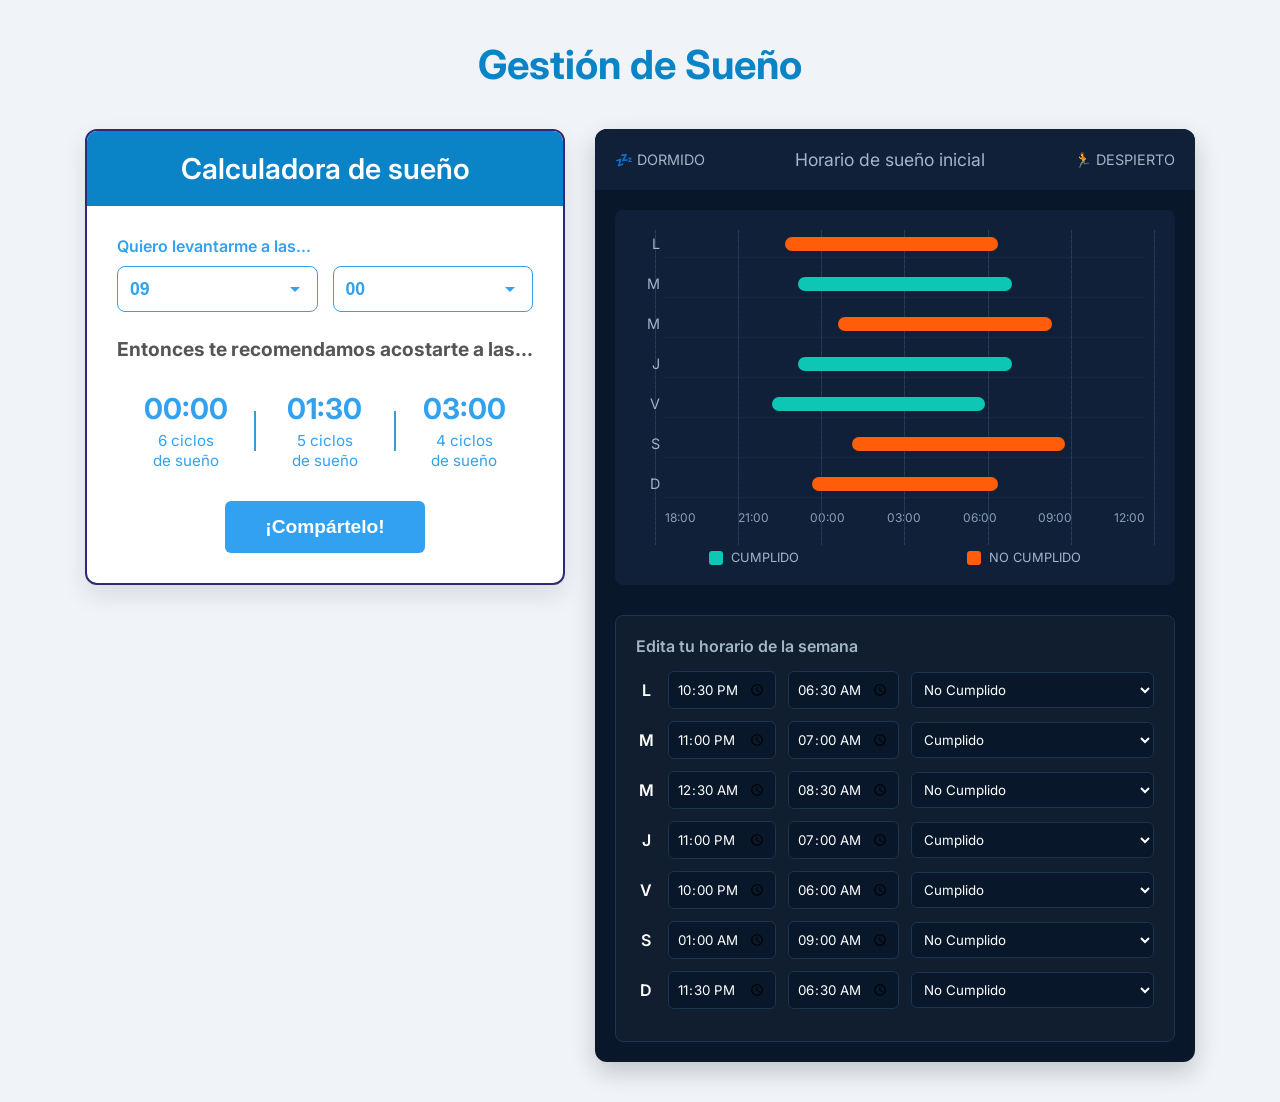
<file: index.html>
<!DOCTYPE html>
<html lang="es">
<head>
    <meta charset="UTF-8">
    <meta name="viewport" content="width=device-width, initial-scale=1.0">
    <title>Calculadora y Horario de Sueño</title>
    <link href="https://fonts.googleapis.com/css2?family=Inter:wght@400;600;700&display=swap" rel="stylesheet">
    <style>
        :root {
            --font-family: 'Inter', sans-serif;
            --calc-bg: #ffffff;
            --calc-primary: #0A84C6;
            --calc-btn: #32A1F0;
            --calc-text: #444444;
            --tracker-bg: #081729;
            --tracker-panel: #0F2038;
            --tracker-text: #ffffff;
            --bar-orange: #FF5D0A;
            --bar-teal: #0DC6B4;
            --grid-line: #1C3352;
        }

        * { box-sizing: border-box; margin: 0; padding: 0; }

        body {
            font-family: var(--font-family);
            background-color: #f0f4f8;
            color: #333;
            padding: 40px 20px;
        }

        .container {
            max-width: 1200px;
            margin: 0 auto;
        }

        .page-title {
            text-align: center;
            margin-bottom: 40px;
            color: var(--calc-primary);
            font-weight: 700;
            font-size: 2.5rem;
        }

        .panels-wrapper {
            display: flex;
            flex-wrap: wrap;
            gap: 30px;
            justify-content: center;
            align-items: flex-start;
        }

        /* --- CALCULADORA --- */
        .calc-panel {
            background: var(--calc-bg);
            border-radius: 12px;
            width: 100%;
            max-width: 480px;
            box-shadow: 0 10px 25px rgba(0,0,0,0.1);
            border: 2px solid #2e2978; 
            overflow: hidden;
        }

        .calc-header {
            background-color: var(--calc-primary);
            color: white;
            text-align: center;
            padding: 20px;
        }

        .calc-header h2 { font-weight: 600; font-size: 1.8rem; margin:0;}

        .calc-body {
            padding: 30px;
            text-align: center;
        }

        .input-group label {
            display: block;
            color: var(--calc-btn);
            margin-bottom: 10px;
            text-align: left;
            font-size: 1rem;
            font-weight: 600;
        }

        .time-selects {
            display: flex;
            gap: 15px;
            margin-bottom: 25px;
        }

        .select-box {
            flex: 1;
            padding: 12px;
            border: 1px solid var(--calc-btn);
            border-radius: 8px;
            color: var(--calc-btn);
            font-size: 1.1rem;
            font-weight: 600;
            outline: none;
            background: url('data:image/svg+xml;utf8,<svg fill="%2332A1F0" height="24" viewBox="0 0 24 24" width="24" xmlns="http://www.w3.org/2000/svg"><path d="M7 10l5 5 5-5z"/></svg>') no-repeat right 10px center;
            background-color: white;
            -webkit-appearance: none;
            -moz-appearance: none;
            appearance: none;
        }

        .recommendation-text {
            color: #555;
            font-weight: 700;
            margin: 20px 0 30px 0;
            font-size: 1.2rem;
        }

        .results-container {
            display: flex;
            justify-content: space-between;
            align-items: center;
            margin-bottom: 30px;
        }

        .result-box { flex: 1; }

        .result-time {
            color: var(--calc-btn);
            font-size: 1.8rem;
            font-weight: 700;
            margin-bottom: 5px;
        }

        .result-label {
            color: var(--calc-btn);
            font-size: 0.95rem;
            line-height: 1.3;
        }

        .divider {
            width: 2px;
            height: 40px;
            background-color: var(--calc-primary);
            opacity: 0.8;
        }

        .share-btn {
            background-color: var(--calc-btn);
            color: white;
            border: none;
            border-radius: 6px;
            padding: 15px 40px;
            font-size: 1.2rem;
            font-weight: 700;
            cursor: pointer;
            transition: background 0.2s;
        }

        .share-btn:hover { background-color: var(--calc-primary); }

        /* --- HORARIO DE SUEÑO --- */
        .tracker-panel {
            background: var(--tracker-bg);
            border-radius: 12px;
            width: 100%;
            max-width: 600px;
            box-shadow: 0 10px 25px rgba(0,0,0,0.2);
            overflow: hidden;
            color: var(--tracker-text);
            display: flex;
            flex-direction: column;
        }

        .tracker-header {
            display: flex;
            justify-content: space-between;
            align-items: center;
            padding: 20px;
            background-color: var(--tracker-panel);
        }

        .tracker-header h2 { font-size: 1.1rem; font-weight: 400; color: #a4b5c7; margin:0;}
        .tracker-header .icon { font-size: 0.9rem; color: #a4b5c7; }

        .tracker-body { padding: 20px; }

        .chart-container {
            position: relative;
            margin-bottom: 30px;
            background: var(--tracker-panel);
            border-radius: 8px;
            padding: 20px 10px;
        }

        .chart-grid {
            position: absolute;
            top: 20px; bottom: 40px; left: 40px; right: 20px;
            display: flex;
            justify-content: space-between;
            pointer-events: none;
            z-index: 1;
        }

        .grid-line-v { 
            width: 1px; 
            height: 100%; 
            background-color: var(--grid-line); 
            border-right: 1px dashed rgba(255,255,255,0.05);
        }

        .chart-rows { 
            position: relative; 
            width: 100%; 
            padding-left: 40px; 
            padding-right: 20px; 
            z-index: 2; 
        }

        .chart-row {
            height: 28px;
            margin-bottom: 12px;
            display: flex;
            align-items: center;
            position: relative;
            border-bottom: 1px solid rgba(255,255,255,0.03);
        }

        .day-label {
            position: absolute;
            left: -30px;
            width: 25px;
            text-align: right;
            font-size: 0.9rem;
            color: #a4b5c7;
        }

        .bar-area {
            position: relative;
            width: 100%;
            height: 100%;
        }

        .sleep-bar {
            position: absolute;
            height: 14px;
            top: 7px;
            border-radius: 10px;
            transition: all 0.3s ease;
            cursor: pointer;
        }

        .sleep-bar.orange { background-color: var(--bar-orange); }
        .sleep-bar.teal { background-color: var(--bar-teal); }

        .chart-x-axis {
            display: flex;
            justify-content: space-between;
            margin-left: 40px;
            margin-right: 20px;
            margin-top: 10px;
            font-size: 0.75rem;
            color: #88a0b5;
        }

        .legend {
            display: flex;
            justify-content: space-around;
            margin-top: 25px;
            font-size: 0.8rem;
            color: #a4b5c7;
        }

        .legend-item { display: flex; align-items: center; gap: 8px; }
        .color-box { width: 14px; height: 14px; border-radius: 3px; }
        .color-box.teal { background-color: var(--bar-teal); }
        .color-box.orange { background-color: var(--bar-orange); }

        .schedule-editor {
            background-color: rgba(255,255,255,0.03);
            padding: 20px;
            border-radius: 8px;
            border: 1px solid var(--grid-line);
        }
        .schedule-editor h3 { 
            font-size: 1rem; 
            margin-bottom: 15px; 
            font-weight: 600;
            color: #a4b5c7;
        }

        .day-input-row {
            display: flex;
            align-items: center;
            gap: 12px;
            margin-bottom: 12px;
        }
        .day-input-row > span { 
            width: 20px; 
            text-align: center; 
            font-weight: 600;
        }
        .day-input-row input[type="time"] {
            background: var(--tracker-bg);
            border: 1px solid var(--grid-line);
            color: white;
            padding: 8px;
            border-radius: 6px;
            font-family: inherit;
        }
        .day-input-row select {
            flex: 1;
            background: var(--tracker-bg);
            border: 1px solid var(--grid-line);
            color: white;
            padding: 8px;
            border-radius: 6px;
            font-family: inherit;
            outline: none;
        }
        @media (max-width: 600px) {
            .time-selects { flex-direction: column; }
            .results-container { flex-direction: column; gap: 20px; }
            .divider { width: 40px; height: 2px; }
            .day-input-row { flex-wrap: wrap; }
        }
    </style>
</head>
<body>
    <div class="container">
        <h1 class="page-title">Gestión de Sueño</h1>
        
        <div class="panels-wrapper">
            <!-- Sección 1: Calculadora de Sueño -->
            <div class="panel calc-panel">
                <div class="calc-header">
                    <h2>Calculadora de sueño</h2>
                </div>
                <div class="calc-body">
                    <div class="input-group">
                        <label>Quiero levantarme a las...</label>
                        <div class="time-selects">
                            <select id="calc-hour" class="select-box"></select>
                            <select id="calc-min" class="select-box"></select>
                        </div>
                    </div>
                    
                    <p class="recommendation-text">Entonces te recomendamos acostarte a las...</p>
                    
                    <div class="results-container">
                        <div class="result-box">
                            <div class="result-time" id="res-time-6">00:00</div>
                            <div class="result-label">6 ciclos<br>de sueño</div>
                        </div>
                        <div class="divider"></div>
                        <div class="result-box">
                            <div class="result-time" id="res-time-5">01:30</div>
                            <div class="result-label">5 ciclos<br>de sueño</div>
                        </div>
                        <div class="divider"></div>
                        <div class="result-box">
                            <div class="result-time" id="res-time-4">03:00</div>
                            <div class="result-label">4 ciclos<br>de sueño</div>
                        </div>
                    </div>
                    
                    <button class="share-btn">¡Compártelo!</button>
                </div>
            </div>

            <!-- Sección 2: Horario de Sueño -->
            <div class="panel tracker-panel">
                <div class="tracker-header">
                    <span class="icon">💤 DORMIDO</span>
                    <h2>Horario de sueño inicial</h2>
                    <span class="icon">🏃 DESPIERTO</span>
                </div>
                
                <div class="tracker-body">
                    <!-- Chart section -->
                    <div class="chart-container">
                        <div class="chart-grid" id="chart-grid"></div>
                        <div class="chart-rows" id="chart-rows"></div>
                        <div class="chart-x-axis">
                            <span>18:00</span>
                            <span>21:00</span>
                            <span>00:00</span>
                            <span>03:00</span>
                            <span>06:00</span>
                            <span>09:00</span>
                            <span>12:00</span>
                        </div>
                        <div class="legend">
                            <div class="legend-item"><span class="color-box teal"></span> CUMPLIDO</div>
                            <div class="legend-item"><span class="color-box orange"></span> NO CUMPLIDO</div>
                        </div>
                    </div>
                    
                    <!-- Inputs para que el usuario ponga su horario -->
                    <div class="schedule-editor">
                        <h3>Edita tu horario de la semana</h3>
                        <div id="schedule-inputs-container"></div>
                    </div>
                </div>
            </div>
        </div>
    </div>

    <script>
        document.addEventListener('DOMContentLoaded', () => {
            // --- CALCULADORA DE SUEÑO ---
            const calcHour = document.getElementById('calc-hour');
            const calcMin = document.getElementById('calc-min');

            for (let i = 0; i < 24; i++) {
                let val = i.toString().padStart(2, '0');
                calcHour.innerHTML += `<option value="${i}">${val}</option>`;
            }
            for (let i = 0; i < 60; i+=5) { 
                let val = i.toString().padStart(2, '0');
                calcMin.innerHTML += `<option value="${i}">${val}</option>`;
            }

            calcHour.value = "9";
            calcMin.value = "0";

            function updateCalculator() {
                const h = parseInt(calcHour.value);
                const m = parseInt(calcMin.value);

                let wakeDate = new Date();
                wakeDate.setHours(h, m, 0, 0);

                let c6 = new Date(wakeDate.getTime() - 9 * 60 * 60 * 1000);
                let c5 = new Date(wakeDate.getTime() - 7.5 * 60 * 60 * 1000);
                let c4 = new Date(wakeDate.getTime() - 6 * 60 * 60 * 1000);

                function formatTime(d) {
                    return d.getHours().toString().padStart(2, '0') + ':' + 
                           d.getMinutes().toString().padStart(2, '0');
                }

                document.getElementById('res-time-6').innerText = formatTime(c6);
                document.getElementById('res-time-5').innerText = formatTime(c5);
                document.getElementById('res-time-4').innerText = formatTime(c4);
            }

            calcHour.addEventListener('change', updateCalculator);
            calcMin.addEventListener('change', updateCalculator);
            updateCalculator();

            // --- HORARIO DE SUEÑO ---
            const days = [
                { id: 'lun', label: 'L', start: '22:30', end: '06:30', status: 'orange' },
                { id: 'mar', label: 'M', start: '23:00', end: '07:00', status: 'teal' },
                { id: 'mie', label: 'M', start: '00:30', end: '08:30', status: 'orange' },
                { id: 'jue', label: 'J', start: '23:00', end: '07:00', status: 'teal' },
                { id: 'vie', label: 'V', start: '22:00', end: '06:00', status: 'teal' },
                { id: 'sab', label: 'S', start: '01:00', end: '09:00', status: 'orange' },
                { id: 'dom', label: 'D', start: '23:30', end: '06:30', status: 'orange' }
            ];

            const CHART_START_MIN = 18 * 60; 
            const TOTAL_MINS = 18 * 60; 

            const editorContainer = document.getElementById('schedule-inputs-container');
            const chartRows = document.getElementById('chart-rows');
            const chartGrid = document.getElementById('chart-grid');

            for(let i=0; i<=6; i++) {
                let gridElem = document.createElement('div');
                gridElem.className = 'grid-line-v' + (i===2 || i===5 ? ' grid-line-thick' : ''); 
                chartGrid.appendChild(gridElem);
            }

            function renderTracker() {
                editorContainer.innerHTML = '';
                chartRows.innerHTML = '';

                days.forEach((day, index) => {
                    const rowElem = document.createElement('div');
                    rowElem.className = 'day-input-row';
                    rowElem.innerHTML = `
                        <span>${day.label}</span>
                        <input type="time" value="${day.start}" id="start-${index}" title="Hora de acostarse">
                        <input type="time" value="${day.end}" id="end-${index}" title="Hora de levantarse">
                        <select id="status-${index}">
                            <option value="teal" ${day.status === 'teal' ? 'selected' : ''}>Cumplido</option>
                            <option value="orange" ${day.status === 'orange' ? 'selected' : ''}>No Cumplido</option>
                        </select>
                    `;
                    editorContainer.appendChild(rowElem);

                    document.getElementById(`start-${index}`).addEventListener('change', (e) => { day.start = e.target.value; updateChart(); });
                    document.getElementById(`end-${index}`).addEventListener('change', (e) => { day.end = e.target.value; updateChart(); });
                    document.getElementById(`status-${index}`).addEventListener('change', (e) => { day.status = e.target.value; updateChart(); });

                    const cRow = document.createElement('div');
                    cRow.className = 'chart-row';
                    cRow.innerHTML = `
                        <div class="day-label">${day.label}</div>
                        <div class="bar-area">
                            <div class="sleep-bar ${day.status}" id="bar-${index}"></div>
                        </div>
                    `;
                    chartRows.appendChild(cRow);
                });
                updateChart();
            }

            function timeToMinsFromChartStart(timeStr) {
                const [h, m] = timeStr.split(':').map(Number);
                let mins = h * 60 + m;
                if (h < 18) {
                    mins += 24 * 60;
                }
                return mins - CHART_START_MIN;
            }

            function updateChart() {
                days.forEach((day, index) => {
                    let startMins = timeToMinsFromChartStart(day.start);
                    let endMins = timeToMinsFromChartStart(day.end);

                    if (endMins < startMins) {
                        endMins += 24 * 60; 
                    }

                    let leftSec = (startMins / TOTAL_MINS) * 100;
                    let widthSec = ((endMins - startMins) / TOTAL_MINS) * 100;

                    if(leftSec < 0) { widthSec += leftSec; leftSec = 0; }
                    if(leftSec + widthSec > 100) widthSec = 100 - leftSec;

                    const bar = document.getElementById(`bar-${index}`);
                    bar.style.left = leftSec + '%';
                    bar.style.width = widthSec + '%';
                    bar.className = `sleep-bar ${day.status}`;
                });
            }

            renderTracker();
        });
    </script>
</body>
</html>
</file>
